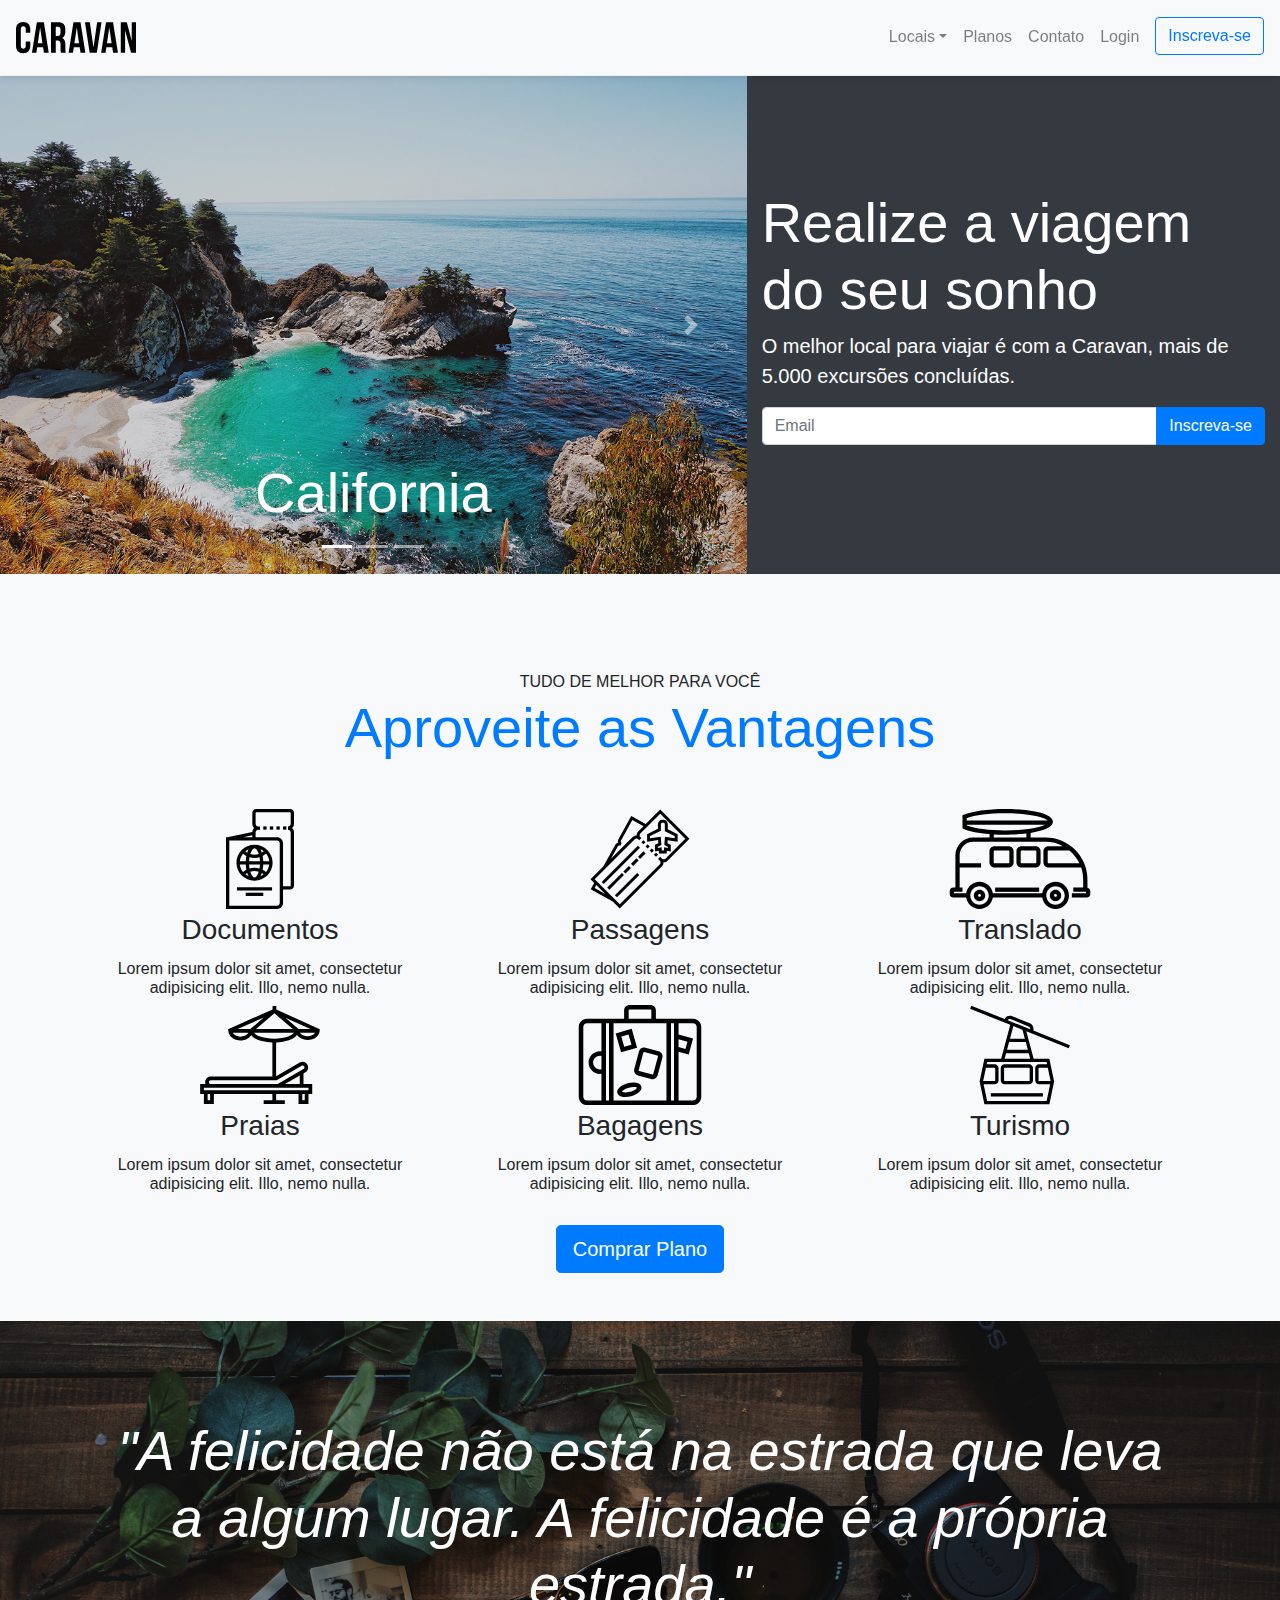
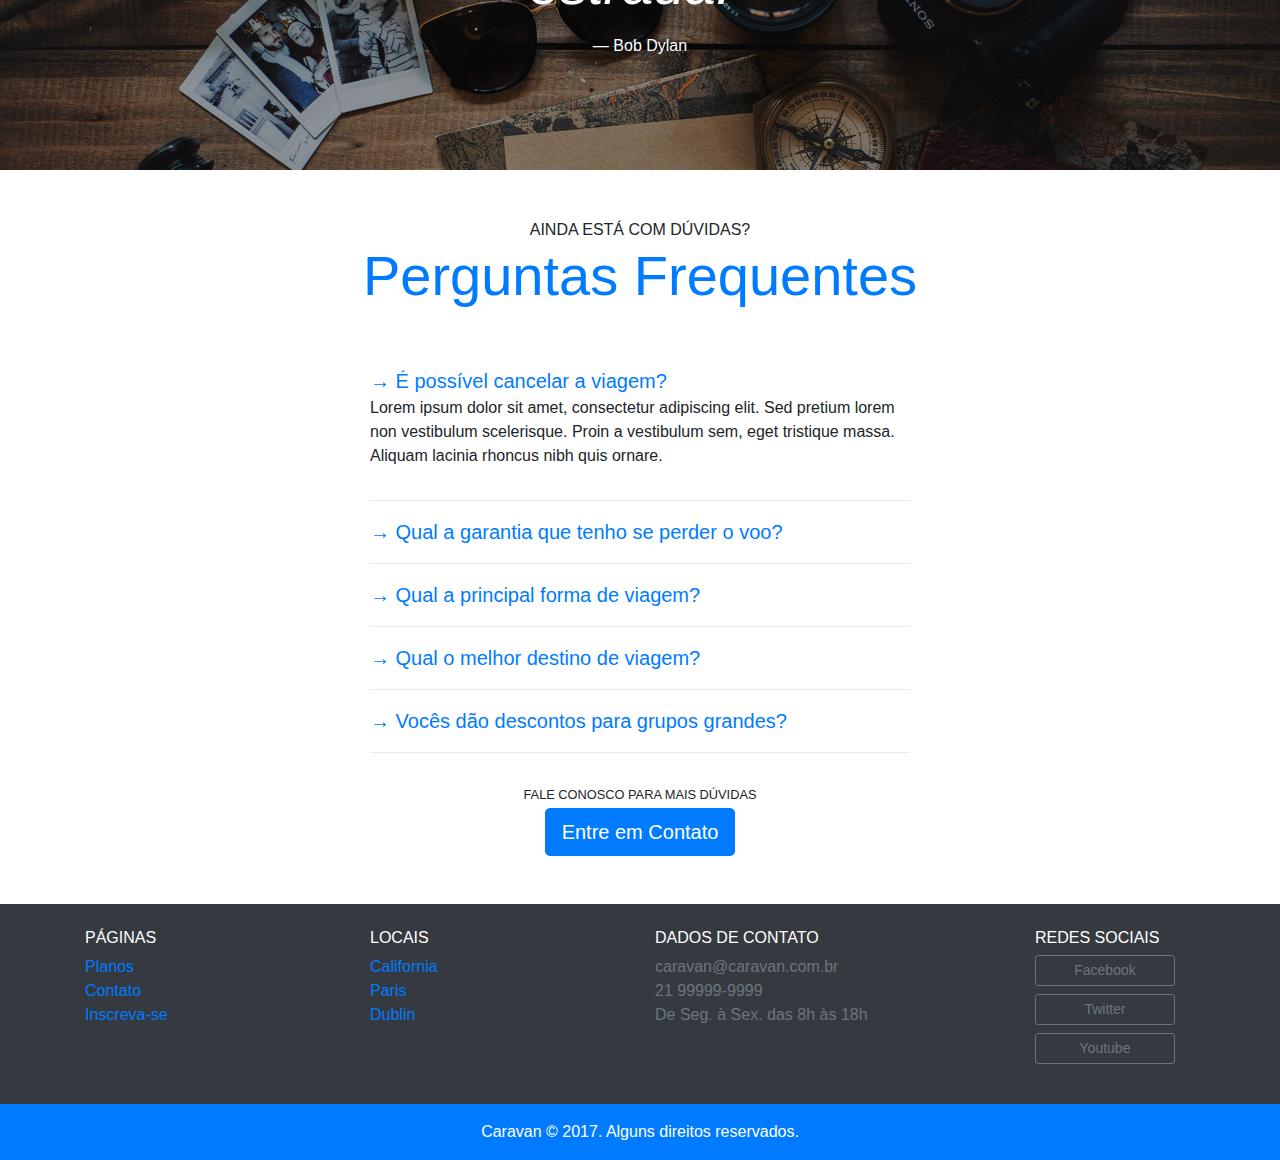
<file: index.html>
<!DOCTYPE html>
<html lang="en">

<head>
  <title>Caravan</title>
  <meta charset="utf-8">
  <meta name="viewport" content="width=device-width, initial-scale=1, shrink-to-fit=no">
  <link rel="stylesheet" href="css/bootstrap.css">
  <link rel="stylesheet" href="css/style.css">
</head>

<body>
  <!-- Modal -->
  <div class="modal fade" id="modalLogin" tabindex="-1" aria-labelledby="modalLoginTitulo" aria-hidden="true">
    <div class="modal-dialog">
      <div class="modal-content">
        <div class="modal-header">
          <h5 class="modal-title" id="modalLoginTitulo">Entre na Sua Conta</h5>
          <button type="button" class="close" data-dismiss="modal" aria-label="Close">
            <span aria-hidden="true">&times;</span>
          </button>
        </div>
        <div class="modal-body">
          <form>
            <div class="form-group">
              <label for="loginEmail">Email</label>
              <input type="email" class="form-control" id="loginEmail" aria-describedby="emailHelp">
            </div>
            <div class="form-group">
              <label for="loginSenha">Senha</label>
              <input type="password" class="form-control" id="loginSenha">
            </div>
            <button type="submit" class="btn btn-primary">Entrar na Conta</button>
            <small class="form-text text-muted">Esqueceu a senha? <a href="#">Clique aqui</a>.</small>
          </form>
        </div>
      </div>
    </div>
  </div>
  <!-- Fim Modal -->

  <nav class="navbar navbar-expand-md navbar-light bg-light fixed-top py-3 box-shadow">
    <a class="navbar-brand" href="index.html">
      <img src="img/caravan.svg" alt="Caravan">
    </a>
    <button class="navbar-toggler" type="button" data-toggle="collapse" data-target="#navbarSupportedContent"
      aria-controls="navbarSupportedContent" aria-expanded="false" aria-label="Toggle navigation">
      <span class="navbar-toggler-icon"></span>
    </button>

    <div class="collapse navbar-collapse" id="navbarSupportedContent">
      <ul class="navbar-nav ml-auto">
        <li class="nav-item dropdown">
          <a href="#" class="nav-link dropdown-toggle" href="#" id="navbarDropdown" role="button" data-toggle="dropdown"
            aria-haspopup="true" aria-expanded="false">Locais</a>
          <div class="dropdown-menu" aria-labelledby="navbarDropdown">
            <a class="dropdown-item" href="local.html">California</a>
            <a class="dropdown-item" href="local.html">Paris</a>
            <a class="dropdown-item" href="local.html">Dublin</a>
          </div>
        </li>
        <li class="nav-item">
          <a href="Planos.html" class="nav-link">Planos</a>
        </li>
        <li class="nav-item">
          <a href="Contato.html" class="nav-link">Contato</a>
        </li>
        <li class="nav-item">
          <a href="#" class="nav-link" data-toggle="modal" data-target="#modalLogin">Login</a>
        </li>
        <li class="nav-item ">
          <a href="inscricao.html" class="btn btn-outline-primary ml-md-2">Inscreva-se</a>
        </li>
      </ul>
    </div>
  </nav>

  <section class="container-fluid">
    <div class="row bg-dark text-white">
      <div class="col-lg-7 p-0">
        <div id="carouselCidades" class="carousel slide" data-ride="carousel">
          <ol class="carousel-indicators">
            <li data-target="#carouselCidades" data-slide-to="0" class="active"></li>
            <li data-target="#carouselCidades" data-slide-to="1"></li>
            <li data-target="#carouselCidades" data-slide-to="2"></li>
          </ol>
          <div class="carousel-inner">
            <div class="carousel-item active">
              <img src="img/california.jpg" class="d-block w-100" alt="California">
              <div class="carousel-caption d-none d-md-block">
                <h3 class="display-4">California</h3>
              </div>
            </div>
            <div class="carousel-item">
              <img src="img/paris.jpg" class="d-block w-100" alt="Paris">
              <div class="carousel-caption d-none d-md-block">
                <h3 class="display-4">Paris</h3>
              </div>
            </div>
            <div class="carousel-item">
              <img src="img/dublin.jpg" class="d-block w-100" alt="Dublin">
              <div class="carousel-caption d-none d-md-block">
                <h3 class="display-4">Dublin</h3>
              </div>
            </div>
          </div>
          <a class="carousel-control-prev" href="#carouselCidades" role="button" data-slide="prev">
            <span class="carousel-control-prev-icon" aria-hidden="true"></span>
            <span class="sr-only">Anterior</span>
          </a>
          <a class="carousel-control-next" href="#carouselCidades" role="button" data-slide="next">
            <span class="carousel-control-next-icon" aria-hidden="true"></span>
            <span class="sr-only">Próximo</span>
          </a>
        </div>
      </div>
      <div class="col-lg-5 py-4 align-self-center">
        <h1 class="display-4">
          Realize a viagem do seu sonho
        </h1>
        <p class="lead">
          O melhor local para viajar é com a Caravan, mais de 5.000 excursões concluídas.
        </p>
        <div class="input-group mb-3">
          <input type="text" class="form-control" placeholder="Email" aria-label="Email"
            aria-describedby="button-addon2">
          <div class="input-group-append">
            <button class="btn btn-primary" type="button" id="button-addon2">Inscreva-se</button>
          </div>
        </div>
      </div>
    </div>
  </section>

  <section class="bg-light py-5 text-center">
    <div class="container">
      <div class="my-5">
        <span class="h6">TUDO DE MELHOR PARA VOCÊ</span>
        <h2 class="display-4 text-primary">Aproveite as Vantagens</h2>
      </div>
      <div class="row">
        <div class="col-lg-4 col-md-6 col-sm-12">
          <div class="icone d-flex justify-content-center">
            <img src="img/icones/passaporte.svg" alt="Documentos">
          </div>
          <p class="h3 py-1">Documentos</p>
          <p class="h6">Lorem ipsum dolor sit amet, consectetur adipisicing elit. Illo, nemo nulla.</p>
        </div>
        <div class="col-lg-4 col-md-6 col-sm-12">
          <div class="icone d-flex justify-content-center">
            <img src="img/icones/passagens.svg" alt="Passagens">
          </div>
          <p class="h3 py-1">Passagens</p>
          <p class="h6">Lorem ipsum dolor sit amet, consectetur adipisicing elit. Illo, nemo nulla.</p>
        </div>
        <div class="col-lg-4 col-md-6 col-sm-12">
          <div class="icone d-flex justify-content-center">
            <img src="img/icones/translado.svg" alt="Translado">
          </div>
          <p class="h3 py-1">Translado</p>
          <p class="h6">Lorem ipsum dolor sit amet, consectetur adipisicing elit. Illo, nemo nulla.</p>
        </div>
        <div class="col-lg-4 col-md-6 col-sm-12">
          <div class="icone d-flex justify-content-center">
            <img src="img/icones/praias.svg" alt="Praias">
          </div>
          <p class="h3 py-1">Praias</p>
          <p class="h6">Lorem ipsum dolor sit amet, consectetur adipisicing elit. Illo, nemo nulla.</p>
        </div>
        <div class="col-lg-4 col-md-6 col-sm-12">
          <div class="icone d-flex justify-content-center">
            <img src="img/icones/bagagens.svg" alt="Bagagens">
          </div>
          <p class="h3 py-1">Bagagens</p>
          <p class="h6">Lorem ipsum dolor sit amet, consectetur adipisicing elit. Illo, nemo nulla.</p>
        </div>
        <div class="col-lg-4 col-md-6 col-sm-12">
          <div class="icone d-flex justify-content-center">
            <img src="img/icones/turismo.svg" alt="Turismo">
          </div>
          <p class="h3 py-1">Turismo</p>
          <p class="h6">Lorem ipsum dolor sit amet, consectetur adipisicing elit. Illo, nemo nulla.</p>
        </div>
      </div>

      <a href="planos.html" class="btn btn-primary btn-lg mt-4">Comprar Plano</a>
    </div>
  </section>

  <section id="home-quote" class="p-md-5 p-3">
    <blockquote class="blockquote text-center text-white p-md-5 p-3">
      <p class="display-4"><em>"A felicidade não está na estrada que leva a algum lugar. A felicidade é a própria
          estrada."</em></p>
      <footer class="blockquote-footer text-white">Bob Dylan</footer>
    </blockquote>
  </section>

  <section class="container">
    <div class="my-5 text-center">
      <span class="h6">AINDA ESTÁ COM DÚVIDAS?</span>
      <h2 class="display-4 text-primary">Perguntas Frequentes</h2>
    </div>
    <div class="row justify-content-center">
      <div class="col-md-6" id="perguntasFrequentes" data-children=".pergunta">
        <div class="pergunta py-2">
          <a class="lead" data-toggle="collapse" href="#pergunta1" role="button" aria-expanded="true"
            aria-controls="pergunta1">→ É possível cancelar a viagem?</a>
          <div id="pergunta1" class="collapse show" data-parent="#perguntasFrequentes">
            <p> Lorem ipsum dolor sit amet, consectetur adipiscing elit. Sed pretium lorem non vestibulum scelerisque.
              Proin a vestibulum sem, eget tristique massa. Aliquam lacinia rhoncus nibh quis ornare.</p>
          </div>
        </div>
        <div class="dropdown-divider"></div>
        <div class="pergunta py-2">
          <a class="lead" data-toggle="collapse" href="#pergunta2" role="button" aria-expanded="true"
            aria-controls="pergunta2">→ Qual a garantia que tenho se perder o voo?</a>
          <div id="pergunta2" class="collapse" data-parent="#perguntasFrequentes">
            <p> Lorem ipsum dolor sit amet, consectetur adipiscing elit. Sed pretium lorem non vestibulum scelerisque.
              Proin a vestibulum sem, eget tristique massa. Aliquam lacinia rhoncus nibh quis ornare.</p>
          </div>
        </div>
        <div class="dropdown-divider"></div>
        <div class="pergunta py-2">
          <a class="lead" data-toggle="collapse" href="#pergunta3" role="button" aria-expanded="true"
            aria-controls="pergunta3">→ Qual a principal forma de viagem?</a>
          <div id="pergunta3" class="collapse" data-parent="#perguntasFrequentes">
            <p> Lorem ipsum dolor sit amet, consectetur adipiscing elit. Sed pretium lorem non vestibulum scelerisque.
              Proin a vestibulum sem, eget tristique massa. Aliquam lacinia rhoncus nibh quis ornare.</p>
          </div>
        </div>
        <div class="dropdown-divider"></div>
        <div class="pergunta py-2">
          <a class="lead" data-toggle="collapse" href="#pergunta4" role="button" aria-expanded="true"
            aria-controls="pergunta4">→ Qual o melhor destino de viagem?</a>
          <div id="pergunta4" class="collapse" data-parent="#perguntasFrequentes">
            <p> Lorem ipsum dolor sit amet, consectetur adipiscing elit. Sed pretium lorem non vestibulum scelerisque.
              Proin a vestibulum sem, eget tristique massa. Aliquam lacinia rhoncus nibh quis ornare.</p>
          </div>
        </div>
        <div class="dropdown-divider"></div>
        <div class="pergunta py-2">
          <a class="lead" data-toggle="collapse" href="#pergunta5" role="button" aria-expanded="true"
            aria-controls="pergunta5">→ Vocês dão descontos para grupos grandes?</a>
          <div id="pergunta5" class="collapse" data-parent="#perguntasFrequentes">
            <p> Lorem ipsum dolor sit amet, consectetur adipiscing elit. Sed pretium lorem non vestibulum scelerisque.
              Proin a vestibulum sem, eget tristique massa. Aliquam lacinia rhoncus nibh quis ornare.</p>
          </div>
        </div>
        <div class="dropdown-divider"></div>
      </div>
    </div>
    <div class="text-center my-4">
      <p class="small my-1">FALE CONOSCO PARA MAIS DÚVIDAS</p>
      <a href="contato-html" class="btn btn-primary btn-lg">Entre em Contato</a>
    </div>
  </section>

  <footer class="bg-dark text-white mt-5">
    <div class="container py-4">
      <div class="row">
        <div class="col-md-3 col-6">
          <h4 class="h6">PÁGINAS</h4>
          <ul class="list-unstyled">
            <li><a href="planos.html">Planos</a></li>
            <li><a href="contato.html">Contato</a></li>
            <li><a href="inscricao.html">Inscreva-se</a></li>
          </ul>
        </div>
        <div class="col-md-3 col-6">
          <h4 class="h6">LOCAIS</h4>
          <ul class="list-unstyled">
            <li><a href="local.html">California</a></li>
            <li><a href="local.html">Paris</a></li>
            <li><a href="local.html">Dublin</a></li>
          </ul>
        </div>
        <div class="col-md-4">
          <h4 class="h6">DADOS DE CONTATO</h4>
          <ul class="list-unstyled text-secondary">
            <li><span>caravan@caravan.com.br</span></li>
            <li><span>21 99999-9999</span></li>
            <li><span>De Seg. à Sex. das 8h às 18h</span></li>
          </ul>
        </div>
        <div class="col-md-2">
          <h4 class="h6">REDES SOCIAIS</h4>
          <ul class="list-unstyled">
            <li><a class="btn btn-outline-secondary btn-block btn-sm mb-2" style="max-width: 140px;"
                href="#">Facebook</a></li>
            <li><a class="btn btn-outline-secondary btn-block btn-sm mb-2" style="max-width: 140px;"
                href="#">Twitter</a></li>
            <li><a class="btn btn-outline-secondary btn-block btn-sm mb-2" style="max-width: 140px;"
                href="#">Youtube</a></li>
          </ul>
        </div>
      </div>
    </div>
    <div class="bg-primary text-center py-3">
      <p class="mb-0">Caravan © 2017. Alguns direitos reservados.</p>
    </div>
  </footer>

  <script type="text/javascript" src="js/jquery-3.5.1.slim.min.js"></script>
  <script type="text/javascript" src="js/popper.min.js"></script>
  <script type="text/javascript" src="js/bootstrap.js"></script>
  <script type="text/javascript" src="js/app.js"></script>
</body>

</html>
</file>
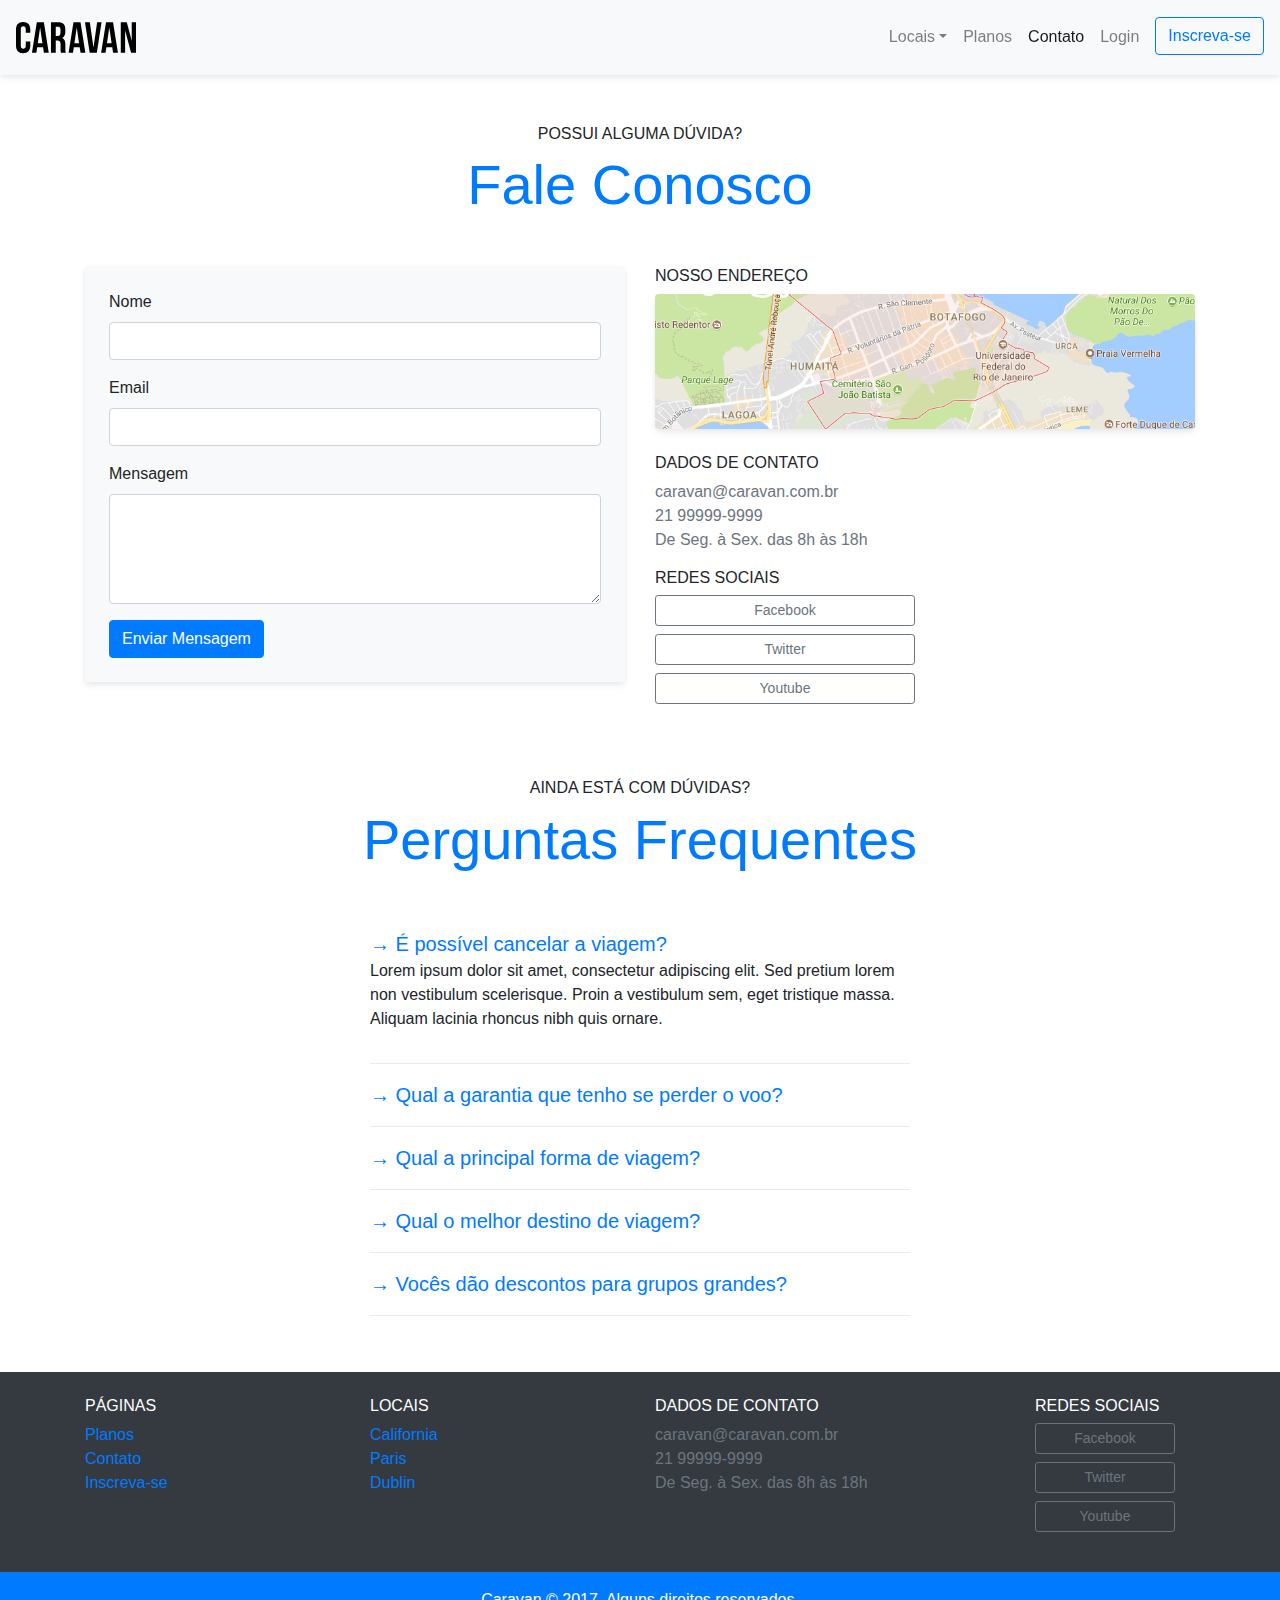
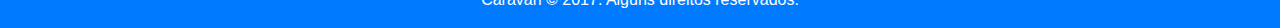
<file: contato.html>
<!DOCTYPE html>
<html lang="en">

<head>
  <title>Caravan - Contato</title>
  <meta charset="utf-8">
  <meta name="viewport" content="width=device-width, initial-scale=1, shrink-to-fit=no">
  <link rel="stylesheet" href="css/bootstrap.css">
  <link rel="stylesheet" href="css/style.css">
</head>

<body>
  <!-- Modal -->
  <div class="modal fade" id="modalLogin" tabindex="-1" aria-labelledby="modalLoginTitulo" aria-hidden="true">
    <div class="modal-dialog">
      <div class="modal-content">
        <div class="modal-header">
          <h5 class="modal-title" id="modalLoginTitulo">Entre na Sua Conta</h5>
          <button type="button" class="close" data-dismiss="modal" aria-label="Close">
            <span aria-hidden="true">&times;</span>
          </button>
        </div>
        <div class="modal-body">
          <form>
            <div class="form-group">
              <label for="loginEmail">Email</label>
              <input type="email" class="form-control" id="loginEmail" aria-describedby="emailHelp">
            </div>
            <div class="form-group">
              <label for="loginSenha">Senha</label>
              <input type="password" class="form-control" id="loginSenha">
            </div>
            <button type="submit" class="btn btn-primary">Entrar na Conta</button>
            <small class="form-text text-muted">Esqueceu a senha? <a href="#">Clique aqui</a>.</small>
          </form>
        </div>
      </div>
    </div>
  </div>
  <!-- Fim Modal -->

  <!-- Navegação -->
  <nav class="navbar navbar-expand-md navbar-light bg-light fixed-top py-3 box-shadow">
    <a class="navbar-brand" href="index.html">
      <img src="img/caravan.svg" alt="Caravan">
    </a>
    <button class="navbar-toggler" type="button" data-toggle="collapse" data-target="#navbarSupportedContent"
      aria-controls="navbarSupportedContent" aria-expanded="false" aria-label="Toggle navigation">
      <span class="navbar-toggler-icon"></span>
    </button>

    <div class="collapse navbar-collapse" id="navbarSupportedContent">
      <ul class="navbar-nav ml-auto">
        <li class="nav-item dropdown">
          <a href="#" class="nav-link dropdown-toggle" href="#" id="navbarDropdown" role="button" data-toggle="dropdown"
            aria-haspopup="true" aria-expanded="false">Locais</a>
          <div class="dropdown-menu" aria-labelledby="navbarDropdown">
            <a class="dropdown-item" href="local.html">California</a>
            <a class="dropdown-item" href="local.html">Paris</a>
            <a class="dropdown-item" href="local.html">Dublin</a>
          </div>
        </li>
        <li class="nav-item">
          <a href="planos.html" class="nav-link">Planos</a>
        </li>
        <li class="nav-item">
          <a href="contato.html" class="nav-link active">Contato</a>
        </li>
        <li class="nav-item">
          <a href="#" class="nav-link" data-toggle="modal" data-target="#modalLogin">Login</a>
        </li>
        <li class="nav-item ">
          <a href="inscricao.html" class="btn btn-outline-primary ml-md-2">Inscreva-se</a>
        </li>
      </ul>
    </div>
  </nav>
  <!-- Fim Navegação -->

  <!-- Corpo -->
  <section class="container">
    <div class="my-5 text-center">
      <span class="h6 d-block">POSSUI ALGUMA DÚVIDA?</span>
      <h1 class="display-4 text-primary">Fale Conosco</h1>
    </div>
    <div class="row">
      <div class="col-lg mb-5">
        <form class="bg-light p-4 rounded box-shadow">
          <div class="form-group">
            <label for="clienteNome">Nome</label>
            <input type="text" class="form-control" id="clienteNome">
          </div>
          <div class="form-group">
            <label for="clienteEmail">Email</label>
            <input type="email" class="form-control" id="clienteEmail">
          </div>
          <div class="form-group">
            <label for="clienteMensagem">Mensagem</label>
            <textarea class="form-control" id="clienteMensagem" rows="4"></textarea>
          </div>
          <button type="submit" class="btn btn-primary">Enviar Mensagem</button>
        </form>
      </div>
      <div class="col-lg">
        <h2 class="h6">NOSSO ENDEREÇO</h2>
        <a href="#"><img class="img-fluid box-shadow rounded mb-4" src="img/mapa.png" alt="Endereço da Empresa"></a>
        <h2 class="h6">DADOS DE CONTATO</h2>
        <ul class="list-unstyled text-secondary">
          <li><span>caravan@caravan.com.br</span></li>
          <li><span>21 99999-9999</span></li>
          <li><span>De Seg. à Sex. das 8h às 18h</span></li>
        </ul>
        <h2 class="h6">REDES SOCIAIS</h2>
        <ul class="list-unstyled" style="width: 260px;">
          <li><a class="btn btn-outline-secondary btn-block btn-sm mb-2" href="#">Facebook</a>
          </li>
          <li><a class="btn btn-outline-secondary btn-block btn-sm mb-2" href="#">Twitter</a>
          </li>
          <li><a class="btn btn-outline-secondary btn-block btn-sm mb-2" href="#">Youtube</a>
          </li>
        </ul>
      </div>
    </div>
  </section>

  <section class="container">
    <div class="my-5 text-center">
      <span class="h6 d-block">AINDA ESTÁ COM DÚVIDAS?</span>
      <h2 class="display-4 text-primary">Perguntas Frequentes</h2>
    </div>
    <div class="row justify-content-center">
      <div class="col-md-6" id="perguntasFrequentes" data-children=".pergunta">
        <div class="pergunta py-2">
          <a class="lead" data-toggle="collapse" href="#pergunta1" role="button" aria-expanded="true"
            aria-controls="pergunta1">→ É possível cancelar a viagem?</a>
          <div id="pergunta1" class="collapse show" data-parent="#perguntasFrequentes">
            <p> Lorem ipsum dolor sit amet, consectetur adipiscing elit. Sed pretium lorem non vestibulum scelerisque.
              Proin a vestibulum sem, eget tristique massa. Aliquam lacinia rhoncus nibh quis ornare.</p>
          </div>
        </div>
        <div class="dropdown-divider"></div>
        <div class="pergunta py-2">
          <a class="lead" data-toggle="collapse" href="#pergunta2" role="button" aria-expanded="true"
            aria-controls="pergunta2">→ Qual a garantia que tenho se perder o voo?</a>
          <div id="pergunta2" class="collapse" data-parent="#perguntasFrequentes">
            <p> Lorem ipsum dolor sit amet, consectetur adipiscing elit. Sed pretium lorem non vestibulum scelerisque.
              Proin a vestibulum sem, eget tristique massa. Aliquam lacinia rhoncus nibh quis ornare.</p>
          </div>
        </div>
        <div class="dropdown-divider"></div>
        <div class="pergunta py-2">
          <a class="lead" data-toggle="collapse" href="#pergunta3" role="button" aria-expanded="true"
            aria-controls="pergunta3">→ Qual a principal forma de viagem?</a>
          <div id="pergunta3" class="collapse" data-parent="#perguntasFrequentes">
            <p> Lorem ipsum dolor sit amet, consectetur adipiscing elit. Sed pretium lorem non vestibulum scelerisque.
              Proin a vestibulum sem, eget tristique massa. Aliquam lacinia rhoncus nibh quis ornare.</p>
          </div>
        </div>
        <div class="dropdown-divider"></div>
        <div class="pergunta py-2">
          <a class="lead" data-toggle="collapse" href="#pergunta4" role="button" aria-expanded="true"
            aria-controls="pergunta4">→ Qual o melhor destino de viagem?</a>
          <div id="pergunta4" class="collapse" data-parent="#perguntasFrequentes">
            <p> Lorem ipsum dolor sit amet, consectetur adipiscing elit. Sed pretium lorem non vestibulum scelerisque.
              Proin a vestibulum sem, eget tristique massa. Aliquam lacinia rhoncus nibh quis ornare.</p>
          </div>
        </div>
        <div class="dropdown-divider"></div>
        <div class="pergunta py-2">
          <a class="lead" data-toggle="collapse" href="#pergunta5" role="button" aria-expanded="true"
            aria-controls="pergunta5">→ Vocês dão descontos para grupos grandes?</a>
          <div id="pergunta5" class="collapse" data-parent="#perguntasFrequentes">
            <p> Lorem ipsum dolor sit amet, consectetur adipiscing elit. Sed pretium lorem non vestibulum scelerisque.
              Proin a vestibulum sem, eget tristique massa. Aliquam lacinia rhoncus nibh quis ornare.</p>
          </div>
        </div>
        <div class="dropdown-divider"></div>
      </div>
    </div>
  </section>
  <!-- Fim Corpo -->

  <!-- Footer -->
  <footer class="bg-dark text-white mt-5">
    <div class="container py-4">
      <div class="row">
        <div class="col-md-3 col-6">
          <h4 class="h6">PÁGINAS</h4>
          <ul class="list-unstyled">
            <li><a href="planos.html">Planos</a></li>
            <li><a href="contato.html">Contato</a></li>
            <li><a href="inscricao.html">Inscreva-se</a></li>
          </ul>
        </div>
        <div class="col-md-3 col-6">
          <h4 class="h6">LOCAIS</h4>
          <ul class="list-unstyled">
            <li><a href="local.html">California</a></li>
            <li><a href="local.html">Paris</a></li>
            <li><a href="local.html">Dublin</a></li>
          </ul>
        </div>
        <div class="col-md-4">
          <h4 class="h6">DADOS DE CONTATO</h4>
          <ul class="list-unstyled text-secondary">
            <li><span>caravan@caravan.com.br</span></li>
            <li><span>21 99999-9999</span></li>
            <li><span>De Seg. à Sex. das 8h às 18h</span></li>
          </ul>
        </div>
        <div class="col-md-2">
          <h4 class="h6">REDES SOCIAIS</h4>
          <ul class="list-unstyled">
            <li><a class="btn btn-outline-secondary btn-block btn-sm mb-2" style="max-width: 140px;"
                href="#">Facebook</a></li>
            <li><a class="btn btn-outline-secondary btn-block btn-sm mb-2" style="max-width: 140px;"
                href="#">Twitter</a></li>
            <li><a class="btn btn-outline-secondary btn-block btn-sm mb-2" style="max-width: 140px;"
                href="#">Youtube</a></li>
          </ul>
        </div>
      </div>
    </div>
    <div class="bg-primary text-center py-3">
      <p class="mb-0">Caravan © 2017. Alguns direitos reservados.</p>
    </div>
  </footer>
  <!-- Footer -->

  <!-- Scripts -->
  <script type="text/javascript" src="js/jquery-3.5.1.slim.min.js"></script>
  <script type="text/javascript" src="js/popper.min.js"></script>
  <script type="text/javascript" src="js/bootstrap.js"></script>
  <script type="text/javascript" src="js/app.js"></script>
  <!-- Fim Scripts -->
</body>

</html>
</file>
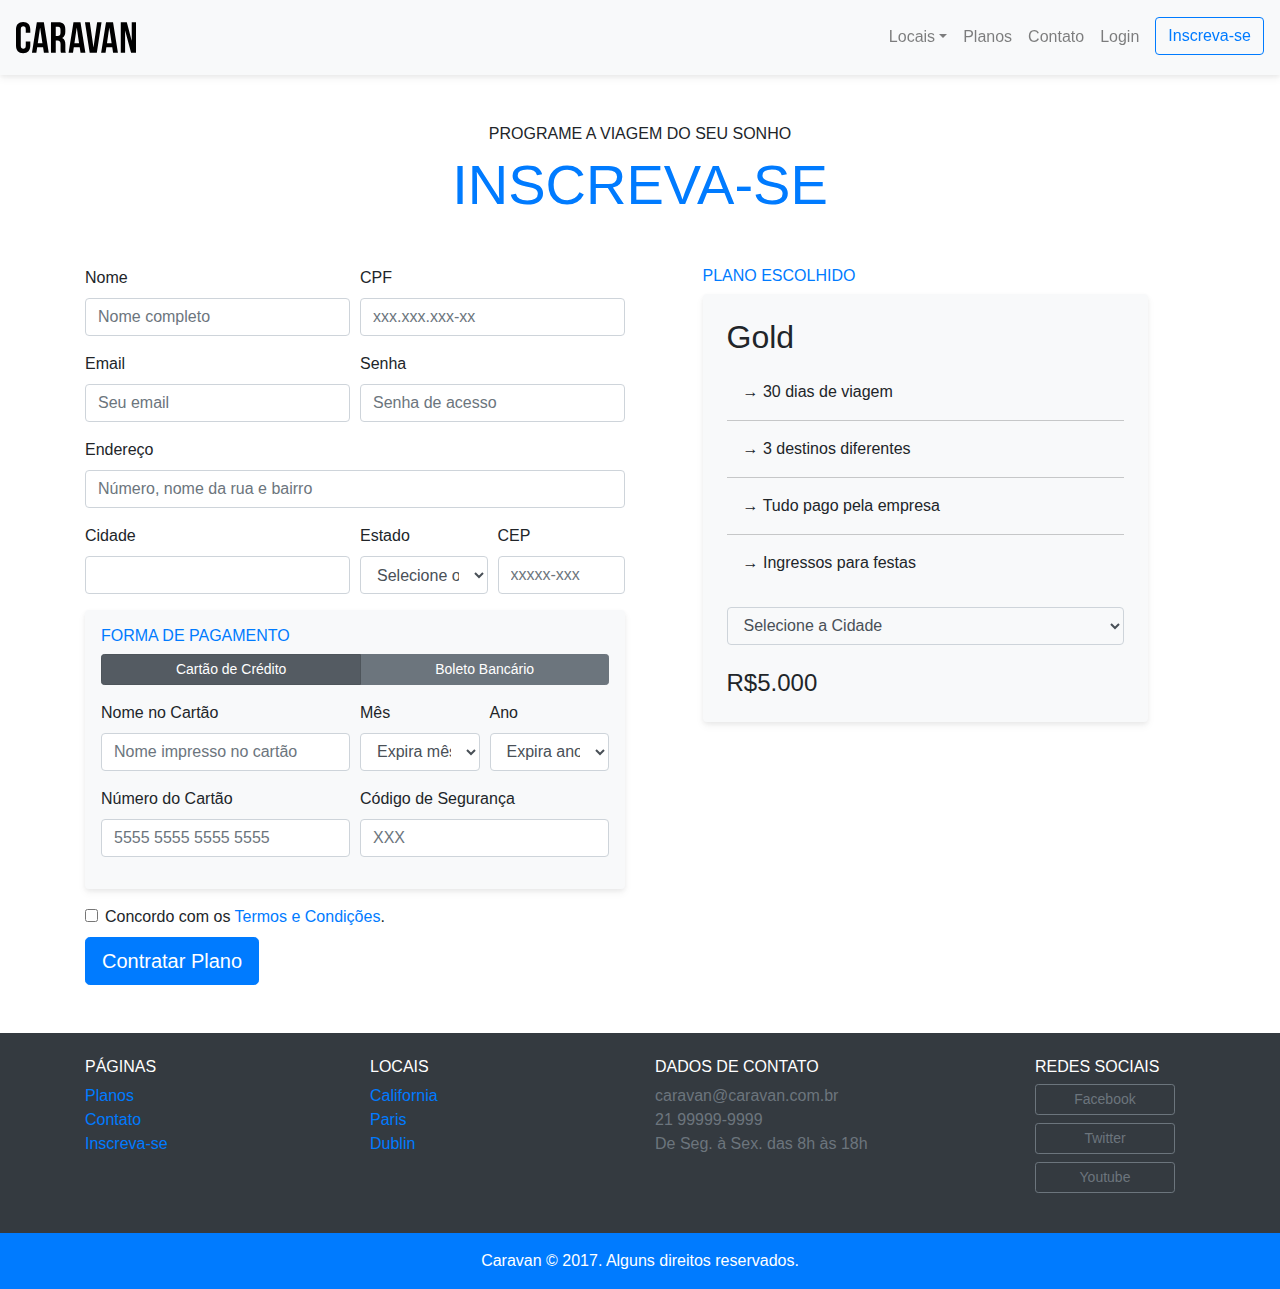
<file: inscricao.html>
<!DOCTYPE html>
<html lang="en">

<head>
  <title>Caravan - Inscrição</title>
  <meta charset="utf-8">
  <meta name="viewport" content="width=device-width, initial-scale=1, shrink-to-fit=no">
  <link rel="stylesheet" href="css/bootstrap.css">
  <link rel="stylesheet" href="css/style.css">
</head>

<body>
  <!-- Modal -->
  <div class="modal fade" id="modalLogin" tabindex="-1" aria-labelledby="modalLoginTitulo" aria-hidden="true">
    <div class="modal-dialog">
      <div class="modal-content">
        <div class="modal-header">
          <h5 class="modal-title" id="modalLoginTitulo">Entre na Sua Conta</h5>
          <button type="button" class="close" data-dismiss="modal" aria-label="Close">
            <span aria-hidden="true">&times;</span>
          </button>
        </div>
        <div class="modal-body">
          <form>
            <div class="form-group">
              <label for="loginEmail">Email</label>
              <input type="email" class="form-control" id="loginEmail" aria-describedby="emailHelp">
            </div>
            <div class="form-group">
              <label for="loginSenha">Senha</label>
              <input type="password" class="form-control" id="loginSenha">
            </div>
            <button type="submit" class="btn btn-primary">Entrar na Conta</button>
            <small class="form-text text-muted">Esqueceu a senha? <a href="#">Clique aqui</a>.</small>
          </form>
        </div>
      </div>
    </div>
  </div>
  <!-- Fim Modal -->

  <!-- Navegação -->
  <nav class="navbar navbar-expand-md navbar-light bg-light fixed-top py-3 box-shadow">
    <a class="navbar-brand" href="index.html">
      <img src="img/caravan.svg" alt="Caravan">
    </a>
    <button class="navbar-toggler" type="button" data-toggle="collapse" data-target="#navbarSupportedContent"
      aria-controls="navbarSupportedContent" aria-expanded="false" aria-label="Toggle navigation">
      <span class="navbar-toggler-icon"></span>
    </button>

    <div class="collapse navbar-collapse" id="navbarSupportedContent">
      <ul class="navbar-nav ml-auto">
        <li class="nav-item dropdown">
          <a href="#" class="nav-link dropdown-toggle" href="#" id="navbarDropdown" role="button" data-toggle="dropdown"
            aria-haspopup="true" aria-expanded="false">Locais</a>
          <div class="dropdown-menu" aria-labelledby="navbarDropdown">
            <a class="dropdown-item" href="local.html">California</a>
            <a class="dropdown-item" href="local.html">Paris</a>
            <a class="dropdown-item" href="local.html">Dublin</a>
          </div>
        </li>
        <li class="nav-item">
          <a href="planos.html" class="nav-link">Planos</a>
        </li>
        <li class="nav-item">
          <a href="contato.html" class="nav-link">Contato</a>
        </li>
        <li class="nav-item">
          <a href="#" class="nav-link" data-toggle="modal" data-target="#modalLogin">Login</a>
        </li>
        <li class="nav-item ">
          <a href="inscricao.html" class="btn btn-outline-primary ml-md-2">Inscreva-se</a>
        </li>
      </ul>
    </div>
  </nav>
  <!-- Fim Navegação -->

  <!-- Corpo -->
  <section class="container">
    <div class="my-5 text-center">
      <span class="h6 d-block">PROGRAME A VIAGEM DO SEU SONHO</span>
      <h1 class="display-4 text-primary">INSCREVA-SE</h1>
    </div>
    <div class="row">
      <form class="col-lg-6">
        <div class="form-row">
          <div class="form-group col-md-6">
            <label for="inputNome">Nome</label>
            <input type="text" class="form-control" id="inputNome" placeholder="Nome completo">
          </div>
          <div class="form-group col-md-6">
            <label for="inputCPF">CPF</label>
            <input type="text" class="form-control" id="inputCPF" placeholder="xxx.xxx.xxx-xx">
          </div>
          <div class="form-group col-md-6">
            <label for="inputEmail">Email</label>
            <input type="email" class="form-control" id="inputEmail" placeholder="Seu email">
          </div>
          <div class="form-group col-md-6">
            <label for="inputSenha">Senha</label>
            <input type="password" class="form-control" id="inputSenha" placeholder="Senha de acesso">
          </div>
          <div class="form-group col-12">
            <label for="inputEndereco">Endereço</label>
            <input type="text" class="form-control" id="inputEndereco" placeholder="Número, nome da rua e bairro">
          </div>
          <div class="form-group col-md-6">
            <label for="inputCidade">Cidade</label>
            <input type="text" class="form-control" id="inputCidade">
          </div>
          <div class="form-group col-md-3 col-6">
            <label for="inputEstado">Estado</label>
            <select class="form-control" id="inputEstado">
              <option>Selecione o Estado</option>
              <option>Rio de Janeiro</option>
              <option>São Paulo</option>
              <option>Paraná</option>
              <option>Ceará</option>
              <option>Acre</option>
            </select>
          </div>
          <div class="form-group col-md-3 col-6">
            <label for="inputCEP">CEP</label>
            <input type="text" class="form-control" id="inputCEP" placeholder="xxxxx-xxx">
          </div>
        </div>

        <div class="form-group bg-light rounded box-shadow p-3">
          <h2 class="h6 text-primary">FORMA DE PAGAMENTO</h2>
          <nav class="nav btn-group mb-3" id="formaPagamento" role="tablist">
            <button type="button" class="btn btn-secondary btn-sm active" id="cartao-tab" data-toggle="tab"
              href="#cartao" role="tab" aria-controls="cartao" aria-selected="true">Cartão de Crédito</button>
            <button type="button" class="btn btn-secondary btn-sm" id="boleto-tab" data-toggle="tab" href="#boleto"
              role="tab" aria-controls="boleto" aria-selected="false">Boleto Bancário</button>
          </nav>
          <div class="tab-content" id="formaPagamentoConteudo">
            <div class="tab-pane fade show active" id="cartao" role="tabpanel" aria-labelledby="cartao-tab">
              <div class="form-row">
                <div class="form-group col-md-6">
                  <label for="inputNomeCartao">Nome no Cartão</label>
                  <input type="text" class="form-control" id="inputNomeCartao" placeholder="Nome impresso no cartão">
                </div>
                <div class="form-group col-md-3 col-6">
                  <label for="inputMesCartao">Mês</label>
                  <select class="form-control" id="inputMesCartao">
                    <option>Expira mês...</option>
                    <option>01</option>
                    <option>02</option>
                    <option>03</option>
                    <option>04</option>
                    <option>05</option>
                  </select>
                </div>
                <div class="form-group col-md-3 col-6">
                  <label for="inputAnoCartao">Ano</label>
                  <select class="form-control" id="inputAnoCartao">
                    <option>Expira ano...</option>
                    <option>2017</option>
                    <option>2018</option>
                    <option>2019</option>
                  </select>
                </div>
                <div class="form-group col-md-6">
                  <label for="inputNumeroCartao">Número do Cartão</label>
                  <input type="text" class="form-control" id="inputNumeroCartao" placeholder="5555 5555 5555 5555">
                </div>
                <div class="form-group col-md-6">
                  <label for="inputCodigoSeguranca">Código de Segurança</label>
                  <input type="text" class="form-control" id="inputCodigoSeguranca" placeholder="XXX">
                </div>
              </div>
            </div>
            <div class="tab-pane fade" id="boleto" role="tabpanel" aria-labelledby="boleto-tab">
              <p class="lead">Clique em contratar plano que enviaremos um boleto para o seu e-mail.</p>
            </div>
          </div>
        </div>
        <div class="form-check mb-2">
          <input type="checkbox" class="form-check-input" id="inputTermos">
          <label class="form-check-label" for="inputTermos">Concordo com os <a href="#">Termos e
              Condições</a>.</label>
        </div>
        <button type="submit" class="btn btn-primary btn-lg">Contratar Plano</button>
      </form>
      <div class="col-lg-5 mx-auto order-first order-lg-1 mb-5">
        <h2 class="h6 text-primary">PLANO ESCOLHIDO</h2>
        <div class="bg-light p-4 rounded box-shadow">
          <h2>Gold</h2>
          <ul class="list-unstyled lista-planos">
            <li>→ 30 dias de viagem</li>
            <li>→ 3 destinos diferentes</li>
            <li>→ Tudo pago pela empresa</li>
            <li>→ Ingressos para festas</li>
          </ul>
          <div class="form-group">
            <select class="form-control bg-light" id="inputCidades">
              <option>Selecione a Cidade</option>
              <option>California</option>
              <option>Paris</option>
              <option>Dublin</option>
            </select>
          </div>
          <div class="row mt-4">
            <div class="col">
              <span class="h4">R$5.000</span>
            </div>
          </div>
        </div>
      </div>
    </div>
  </section>
  <!-- Fim Corpo -->

  <!-- Footer -->
  <footer class="bg-dark text-white mt-5">
    <div class="container py-4">
      <div class="row">
        <div class="col-md-3 col-6">
          <h4 class="h6">PÁGINAS</h4>
          <ul class="list-unstyled">
            <li><a href="planos.html">Planos</a></li>
            <li><a href="contato.html">Contato</a></li>
            <li><a href="inscricao.html">Inscreva-se</a></li>
          </ul>
        </div>
        <div class="col-md-3 col-6">
          <h4 class="h6">LOCAIS</h4>
          <ul class="list-unstyled">
            <li><a href="local.html">California</a></li>
            <li><a href="local.html">Paris</a></li>
            <li><a href="local.html">Dublin</a></li>
          </ul>
        </div>
        <div class="col-md-4">
          <h4 class="h6">DADOS DE CONTATO</h4>
          <ul class="list-unstyled text-secondary">
            <li><span>caravan@caravan.com.br</span></li>
            <li><span>21 99999-9999</span></li>
            <li><span>De Seg. à Sex. das 8h às 18h</span></li>
          </ul>
        </div>
        <div class="col-md-2">
          <h4 class="h6">REDES SOCIAIS</h4>
          <ul class="list-unstyled">
            <li><a class="btn btn-outline-secondary btn-block btn-sm mb-2" style="max-width: 140px;"
                href="#">Facebook</a></li>
            <li><a class="btn btn-outline-secondary btn-block btn-sm mb-2" style="max-width: 140px;"
                href="#">Twitter</a></li>
            <li><a class="btn btn-outline-secondary btn-block btn-sm mb-2" style="max-width: 140px;"
                href="#">Youtube</a></li>
          </ul>
        </div>
      </div>
    </div>
    <div class="bg-primary text-center py-3">
      <p class="mb-0">Caravan © 2017. Alguns direitos reservados.</p>
    </div>
  </footer>
  <!-- Footer -->

  <!-- Scripts -->
  <script type="text/javascript" src="js/jquery-3.5.1.slim.min.js"></script>
  <script type="text/javascript" src="js/popper.min.js"></script>
  <script type="text/javascript" src="js/bootstrap.js"></script>
  <script type="text/javascript" src="js/app.js"></script>
  <!-- Fim Scripts -->
</body>

</html>
</file>
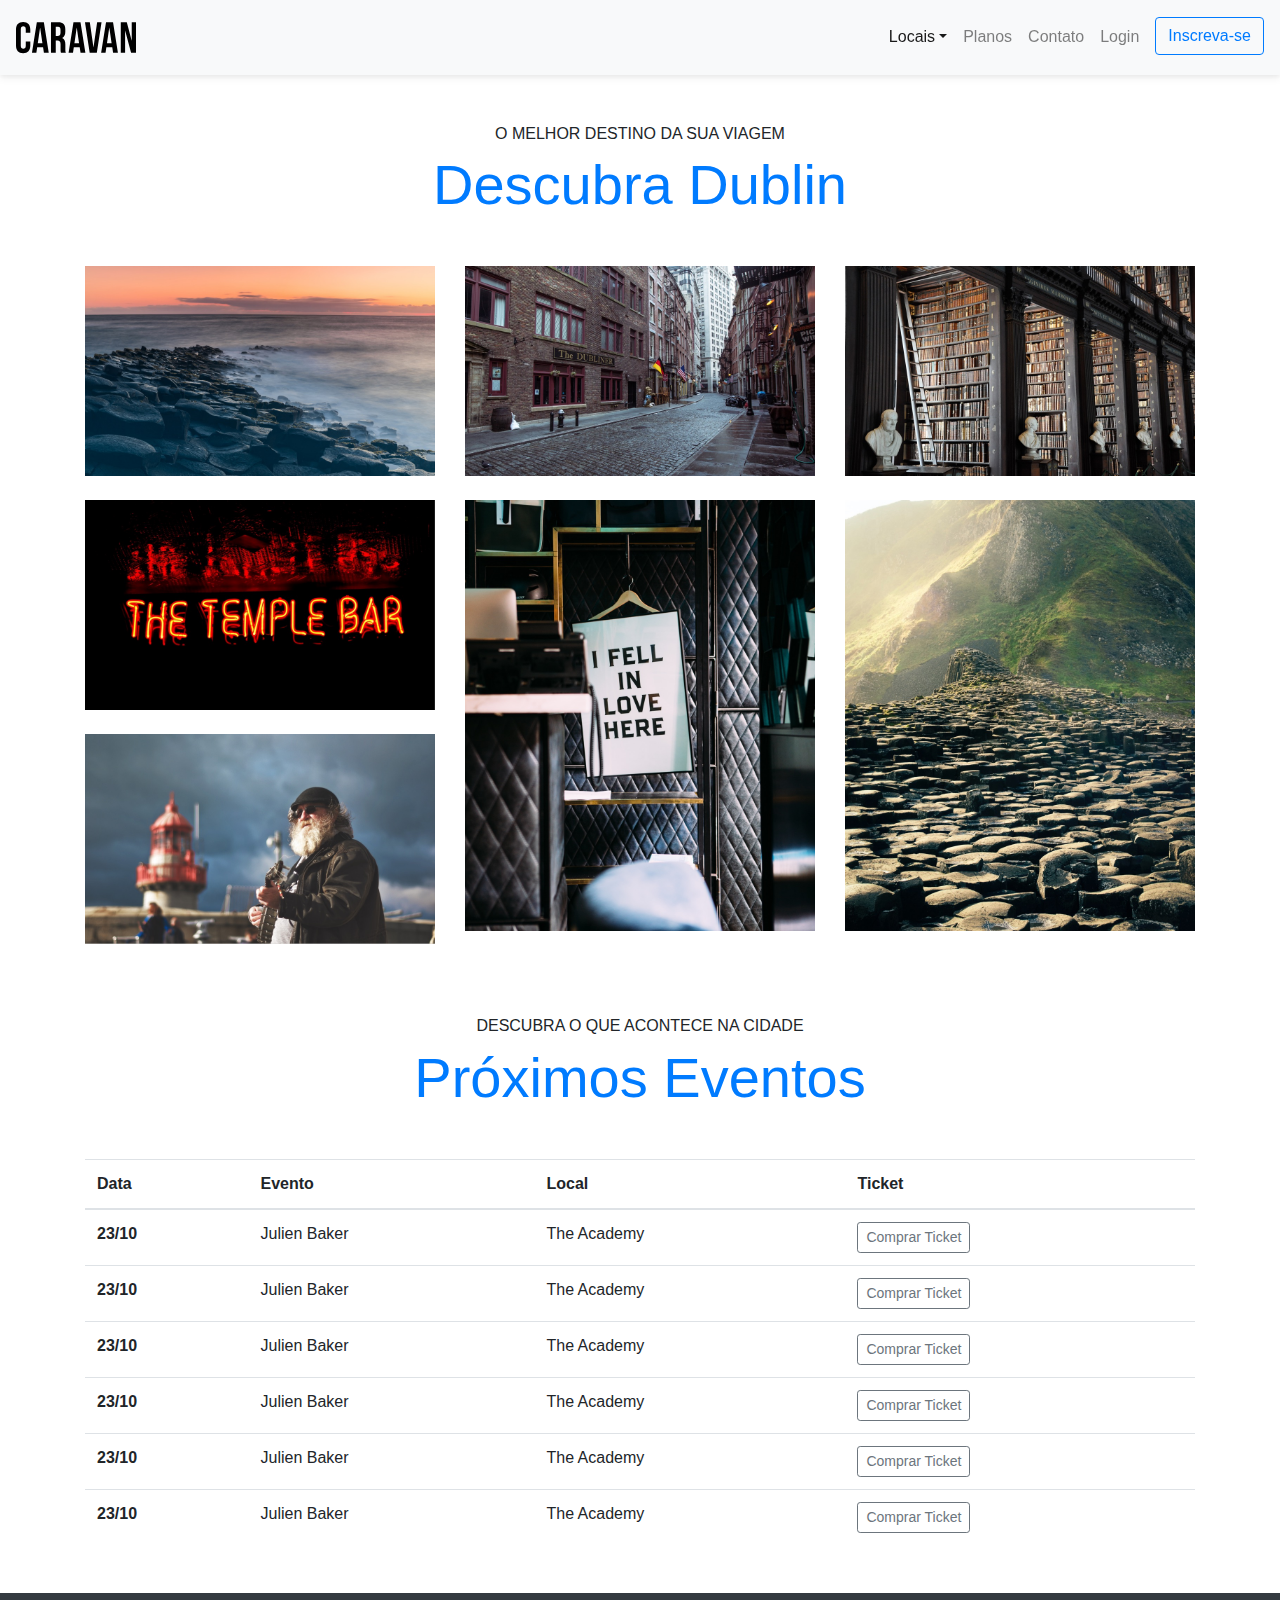
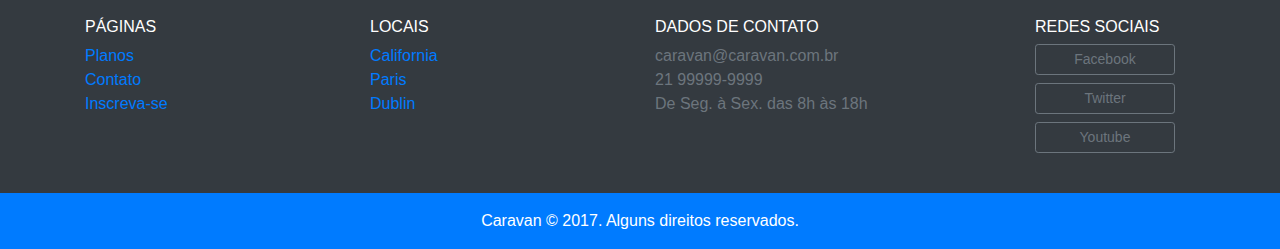
<file: local.html>
<!DOCTYPE html>
<html lang="en">

<head>
  <title>Caravan - Local</title>
  <meta charset="utf-8">
  <meta name="viewport" content="width=device-width, initial-scale=1, shrink-to-fit=no">
  <link rel="stylesheet" href="css/bootstrap.css">
  <link rel="stylesheet" href="css/style.css">
</head>

<body>
  <!-- Modal -->
  <div class="modal fade" id="modalLogin" tabindex="-1" aria-labelledby="modalLoginTitulo" aria-hidden="true">
    <div class="modal-dialog">
      <div class="modal-content">
        <div class="modal-header">
          <h5 class="modal-title" id="modalLoginTitulo">Entre na Sua Conta</h5>
          <button type="button" class="close" data-dismiss="modal" aria-label="Close">
            <span aria-hidden="true">&times;</span>
          </button>
        </div>
        <div class="modal-body">
          <form>
            <div class="form-group">
              <label for="loginEmail">Email</label>
              <input type="email" class="form-control" id="loginEmail" aria-describedby="emailHelp">
            </div>
            <div class="form-group">
              <label for="loginSenha">Senha</label>
              <input type="password" class="form-control" id="loginSenha">
            </div>
            <button type="submit" class="btn btn-primary">Entrar na Conta</button>
            <small class="form-text text-muted">Esqueceu a senha? <a href="#">Clique aqui</a>.</small>
          </form>
        </div>
      </div>
    </div>
  </div>
  <!-- Fim Modal -->

  <!-- Navegação -->
  <nav class="navbar navbar-expand-md navbar-light bg-light fixed-top py-3 box-shadow">
    <a class="navbar-brand" href="index.html">
      <img src="img/caravan.svg" alt="Caravan">
    </a>
    <button class="navbar-toggler" type="button" data-toggle="collapse" data-target="#navbarSupportedContent"
      aria-controls="navbarSupportedContent" aria-expanded="false" aria-label="Toggle navigation">
      <span class="navbar-toggler-icon"></span>
    </button>

    <div class="collapse navbar-collapse" id="navbarSupportedContent">
      <ul class="navbar-nav ml-auto">
        <li class="nav-item dropdown active">
          <a href="#" class="nav-link dropdown-toggle" href="#" id="navbarDropdown" role="button" data-toggle="dropdown"
            aria-haspopup="true" aria-expanded="false">Locais</a>
          <div class="dropdown-menu" aria-labelledby="navbarDropdown">
            <a class="dropdown-item" href="local.html">California</a>
            <a class="dropdown-item" href="local.html">Paris</a>
            <a class="dropdown-item" href="local.html">Dublin</a>
          </div>
        </li>
        <li class="nav-item">
          <a href="Planos.html" class="nav-link">Planos</a>
        </li>
        <li class="nav-item">
          <a href="Contato.html" class="nav-link">Contato</a>
        </li>
        <li class="nav-item">
          <a href="#" class="nav-link" data-toggle="modal" data-target="#modalLogin">Login</a>
        </li>
        <li class="nav-item ">
          <a href="inscricao.html" class="btn btn-outline-primary ml-md-2">Inscreva-se</a>
        </li>
      </ul>
    </div>
  </nav>
  <!-- Fim Navegação -->

  <!-- Corpo -->
  <section class="container">
    <div class="text-center my-5">
      <span class="h6 d-block">O MELHOR DESTINO DA SUA VIAGEM</span>
      <h1 class="display-4 text-primary">Descubra Dublin</h1>
    </div>
    <div class="row">
      <div class="col-md">
        <img class="img-fluid mb-4" src="img/local/foto-1.jpg" alt="Foto 1">
        <img class="img-fluid mb-4" src="img/local/foto-2.jpg" alt="Foto 2">
        <img class="img-fluid mb-4" src="img/local/foto-3.jpg" alt="Foto 3">
      </div>
      <div class="col-md">
        <img class="img-fluid mb-4" src="img/local/foto-4.jpg" alt="Foto 4">
        <img class="img-fluid mb-4" src="img/local/foto-5.jpg" alt="Foto 5">
      </div>
      <div class="col-md">
        <img class="img-fluid mb-4" src="img/local/foto-6.jpg" alt="Foto 6">
        <img class="img-fluid mb-4" src="img/local/foto-7.jpg" alt="Foto 7">
      </div>
    </div>
  </section>

  <section class="container">
    <div class="text-center my-5">
      <span class="h6 d-block">DESCUBRA O QUE ACONTECE NA CIDADE</span>
      <h1 class="display-4 text-primary">Próximos Eventos</h1>
    </div>
    <table class="table table-hover table-responsive-md">
      <thead>
        <tr>
          <th scope="col">Data</th>
          <th scope="col">Evento</th>
          <th scope="col">Local</th>
          <th scope="col">Ticket</th>
        </tr>
      </thead>
      <tbody>
        <tr>
          <th scope="row">23/10</th>
          <td>Julien Baker</td>
          <td>The Academy</td>
          <td><a href="#" class="btn btn-sm btn-outline-secondary">Comprar Ticket</a></td>
        </tr>
        <tr>
          <th scope="row">23/10</th>
          <td>Julien Baker</td>
          <td>The Academy</td>
          <td><a href="#" class="btn btn-sm btn-outline-secondary">Comprar Ticket</a></td>
        </tr>
        <tr>
          <th scope="row">23/10</th>
          <td>Julien Baker</td>
          <td>The Academy</td>
          <td><a href="#" class="btn btn-sm btn-outline-secondary">Comprar Ticket</a></td>
        </tr>
        <tr>
          <th scope="row">23/10</th>
          <td>Julien Baker</td>
          <td>The Academy</td>
          <td><a href="#" class="btn btn-sm btn-outline-secondary">Comprar Ticket</a></td>
        </tr>
        <tr>
          <th scope="row">23/10</th>
          <td>Julien Baker</td>
          <td>The Academy</td>
          <td><a href="#" class="btn btn-sm btn-outline-secondary">Comprar Ticket</a></td>
        </tr>
        <tr>
          <th scope="row">23/10</th>
          <td>Julien Baker</td>
          <td>The Academy</td>
          <td><a href="#" class="btn btn-sm btn-outline-secondary">Comprar Ticket</a></td>
        </tr>
      </tbody>
    </table>
  </section>
  <!-- Fim Corpo -->

  <!-- Footer -->
  <footer class="bg-dark text-white mt-5">
    <div class="container py-4">
      <div class="row">
        <div class="col-md-3 col-6">
          <h4 class="h6">PÁGINAS</h4>
          <ul class="list-unstyled">
            <li><a href="planos.html">Planos</a></li>
            <li><a href="contato.html">Contato</a></li>
            <li><a href="inscricao.html">Inscreva-se</a></li>
          </ul>
        </div>
        <div class="col-md-3 col-6">
          <h4 class="h6">LOCAIS</h4>
          <ul class="list-unstyled">
            <li><a href="local.html">California</a></li>
            <li><a href="local.html">Paris</a></li>
            <li><a href="local.html">Dublin</a></li>
          </ul>
        </div>
        <div class="col-md-4">
          <h4 class="h6">DADOS DE CONTATO</h4>
          <ul class="list-unstyled text-secondary">
            <li><span>caravan@caravan.com.br</span></li>
            <li><span>21 99999-9999</span></li>
            <li><span>De Seg. à Sex. das 8h às 18h</span></li>
          </ul>
        </div>
        <div class="col-md-2">
          <h4 class="h6">REDES SOCIAIS</h4>
          <ul class="list-unstyled">
            <li><a class="btn btn-outline-secondary btn-block btn-sm mb-2" style="max-width: 140px;"
                href="#">Facebook</a></li>
            <li><a class="btn btn-outline-secondary btn-block btn-sm mb-2" style="max-width: 140px;"
                href="#">Twitter</a></li>
            <li><a class="btn btn-outline-secondary btn-block btn-sm mb-2" style="max-width: 140px;"
                href="#">Youtube</a></li>
          </ul>
        </div>
      </div>
    </div>
    <div class="bg-primary text-center py-3">
      <p class="mb-0">Caravan © 2017. Alguns direitos reservados.</p>
    </div>
  </footer>
  <!-- Fim Footer -->

  <!-- Scripts -->
  <script type="text/javascript" src="js/jquery-3.5.1.slim.min.js"></script>
  <script type="text/javascript" src="js/popper.min.js"></script>
  <script type="text/javascript" src="js/bootstrap.js"></script>
  <script type="text/javascript" src="js/app.js"></script>
  <!-- Fim Scripts -->
</body>

</html>
</file>
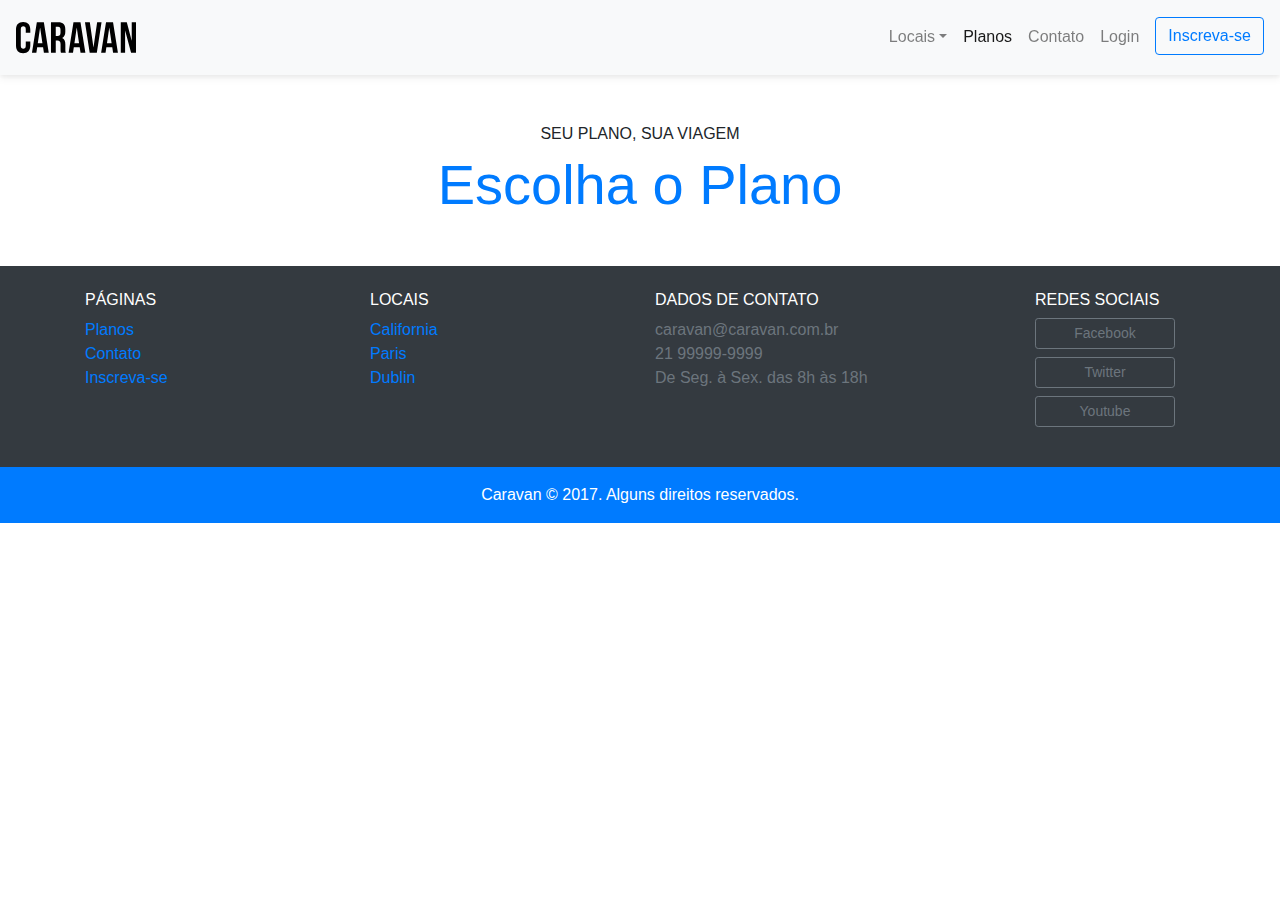
<file: planos.html>
<!DOCTYPE html>
<html lang="en">

<head>
  <title>Caravan - Planos</title>
  <meta charset="utf-8">
  <meta name="viewport" content="width=device-width, initial-scale=1, shrink-to-fit=no">
  <link rel="stylesheet" href="css/bootstrap.css">
  <link rel="stylesheet" href="css/style.css">
</head>

<body>
  <!-- Modal -->
  <div class="modal fade" id="modalLogin" tabindex="-1" aria-labelledby="modalLoginTitulo" aria-hidden="true">
    <div class="modal-dialog">
      <div class="modal-content">
        <div class="modal-header">
          <h5 class="modal-title" id="modalLoginTitulo">Entre na Sua Conta</h5>
          <button type="button" class="close" data-dismiss="modal" aria-label="Close">
            <span aria-hidden="true">&times;</span>
          </button>
        </div>
        <div class="modal-body">
          <form>
            <div class="form-group">
              <label for="loginEmail">Email</label>
              <input type="email" class="form-control" id="loginEmail" aria-describedby="emailHelp">
            </div>
            <div class="form-group">
              <label for="loginSenha">Senha</label>
              <input type="password" class="form-control" id="loginSenha">
            </div>
            <button type="submit" class="btn btn-primary">Entrar na Conta</button>
            <small class="form-text text-muted">Esqueceu a senha? <a href="#">Clique aqui</a>.</small>
          </form>
        </div>
      </div>
    </div>
  </div>
  <!-- Fim Modal -->

  <nav class="navbar navbar-expand-md navbar-light bg-light fixed-top py-3 box-shadow">
    <a class="navbar-brand" href="index.html">
      <img src="img/caravan.svg" alt="Caravan">
    </a>
    <button class="navbar-toggler" type="button" data-toggle="collapse" data-target="#navbarSupportedContent"
      aria-controls="navbarSupportedContent" aria-expanded="false" aria-label="Toggle navigation">
      <span class="navbar-toggler-icon"></span>
    </button>

    <div class="collapse navbar-collapse" id="navbarSupportedContent">
      <ul class="navbar-nav ml-auto">
        <li class="nav-item dropdown">
          <a href="#" class="nav-link dropdown-toggle" href="#" id="navbarDropdown" role="button" data-toggle="dropdown"
            aria-haspopup="true" aria-expanded="false">Locais</a>
          <div class="dropdown-menu" aria-labelledby="navbarDropdown">
            <a class="dropdown-item" href="local.html">California</a>
            <a class="dropdown-item" href="local.html">Paris</a>
            <a class="dropdown-item" href="local.html">Dublin</a>
          </div>
        </li>
        <li class="nav-item active">
          <a href="Planos.html" class="nav-link">Planos</a>
        </li>
        <li class="nav-item">
          <a href="Contato.html" class="nav-link">Contato</a>
        </li>
        <li class="nav-item">
          <a href="#" class="nav-link" data-toggle="modal" data-target="#modalLogin">Login</a>
        </li>
        <li class="nav-item ">
          <a href="inscricao.html" class="btn btn-outline-primary ml-md-2">Inscreva-se</a>
        </li>
      </ul>
    </div>
  </nav>

  <section class="container">
    <div class="text-center my-5">
      <span class="h6 d-block">SEU PLANO, SUA VIAGEM</span>
      <h1 class="display-4 text-primary">Escolha o Plano</h1>
    </div>
  </section>

  <footer class="bg-dark text-white mt-5">
    <div class="container py-4">
      <div class="row">
        <div class="col-md-3 col-6">
          <h4 class="h6">PÁGINAS</h4>
          <ul class="list-unstyled">
            <li><a href="planos.html">Planos</a></li>
            <li><a href="contato.html">Contato</a></li>
            <li><a href="inscricao.html">Inscreva-se</a></li>
          </ul>
        </div>
        <div class="col-md-3 col-6">
          <h4 class="h6">LOCAIS</h4>
          <ul class="list-unstyled">
            <li><a href="local.html">California</a></li>
            <li><a href="local.html">Paris</a></li>
            <li><a href="local.html">Dublin</a></li>
          </ul>
        </div>
        <div class="col-md-4">
          <h4 class="h6">DADOS DE CONTATO</h4>
          <ul class="list-unstyled text-secondary">
            <li><span>caravan@caravan.com.br</span></li>
            <li><span>21 99999-9999</span></li>
            <li><span>De Seg. à Sex. das 8h às 18h</span></li>
          </ul>
        </div>
        <div class="col-md-2">
          <h4 class="h6">REDES SOCIAIS</h4>
          <ul class="list-unstyled">
            <li><a class="btn btn-outline-secondary btn-block btn-sm mb-2" style="max-width: 140px;"
                href="#">Facebook</a></li>
            <li><a class="btn btn-outline-secondary btn-block btn-sm mb-2" style="max-width: 140px;"
                href="#">Twitter</a></li>
            <li><a class="btn btn-outline-secondary btn-block btn-sm mb-2" style="max-width: 140px;"
                href="#">Youtube</a></li>
          </ul>
        </div>
      </div>
    </div>
    <div class="bg-primary text-center py-3">
      <p class="mb-0">Caravan © 2017. Alguns direitos reservados.</p>
    </div>
  </footer>

  <script type="text/javascript" src="js/jquery-3.5.1.slim.min.js"></script>
  <script type="text/javascript" src="js/popper.min.js"></script>
  <script type="text/javascript" src="js/bootstrap.js"></script>
  <script type="text/javascript" src="js/app.js"></script>
</body>

</html>
</file>
<file: css/style.css>
body {
  padding-top: 76px;
}

.box-shadow {
  box-shadow: 0 2px 4px 0 rgba(0, 0, 0, 0.05),
              0 4px 8px 0 rgba(0, 0, 0, 0.05);
}

.icone {
  height: 100px;
}

#home-quote {
  background: url(../img/bg-quote.jpg);
  background-size: cover;
}

@media (max-width: 767px) {
  #home-quote .display-4 {
    font-size: 2.5rem;    
  }

  body {
    padding-top: 0px;
  }

  body .fixed-top {
    position: relative;
  }
}

.lista-planos li {
  padding: 1rem;
}

.lista-planos li + li {
  border-top: 1px solid rgba(0, 0, 0, 0.2);
}
</file>
